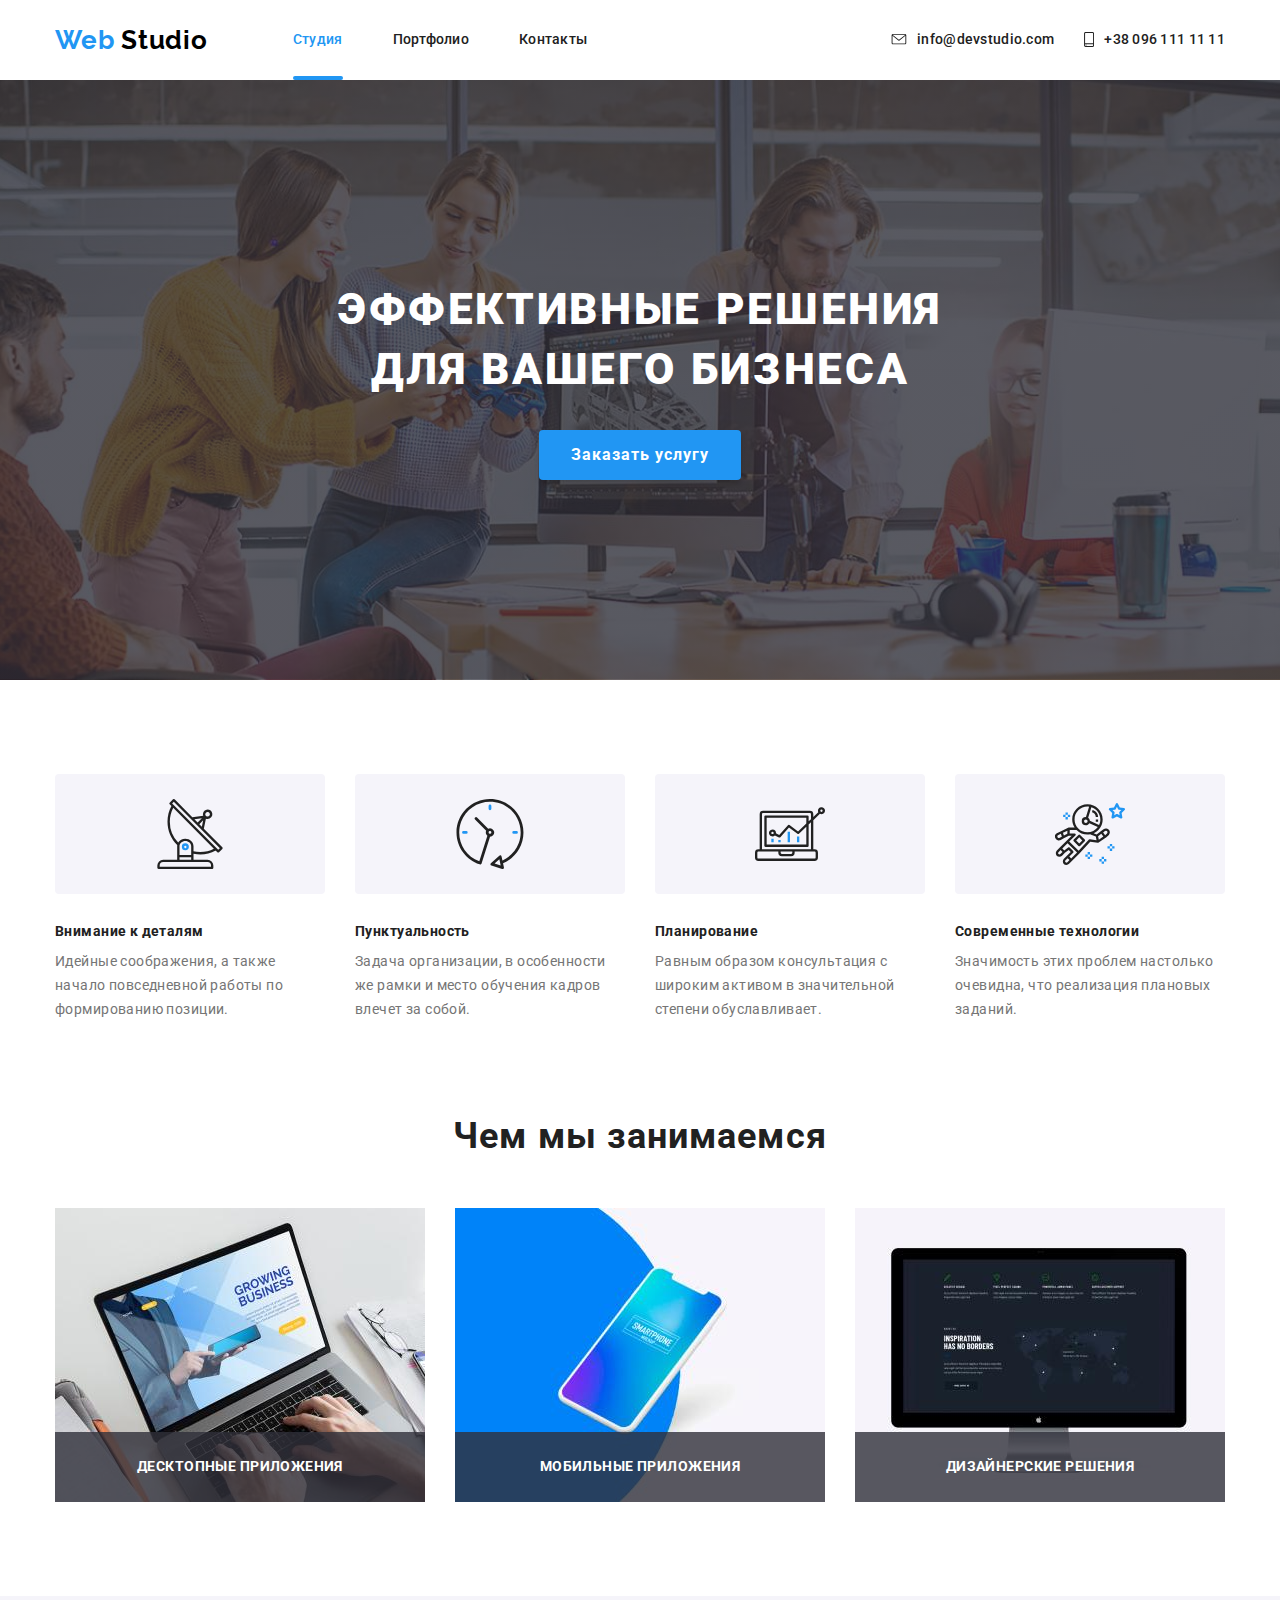
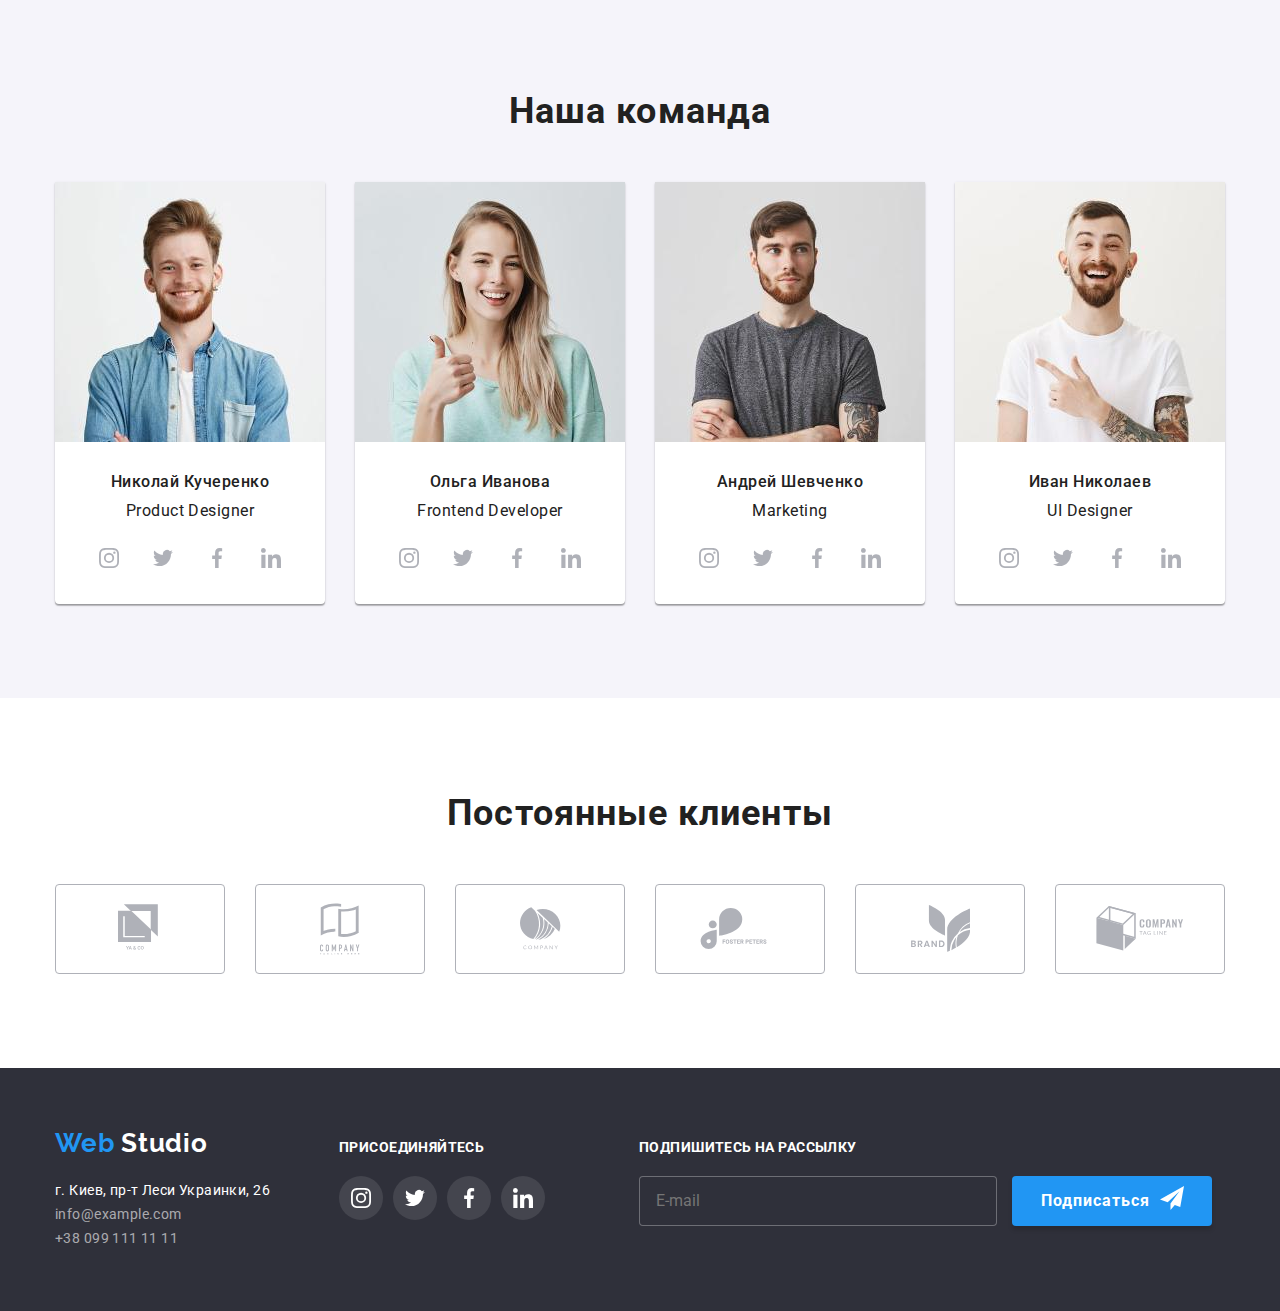
<file: index.html>
<!DOCTYPE html>
<html lang="ru">

  <head>
      <meta charset="UTF-8" />
      <meta name="viewport" content="width=device-width, initial-scale=1.0" />
      <title>Веб Студия</title>
      <link href="https://fonts.googleapis.com/css2?family=Roboto:wght@400;500;700;900&display=swap" rel="stylesheet">
      <link rel="stylesheet" href="./css/main.min.css">
 </head>

    <body>
    <!-- шапка сайта -->
       <header class="header">
        <div class="container">
          <nav class="navigation">
            <a class="logo-link link" href="./index.html">Web <span class="studio-black">Studio</span></a>
            <ul class="novigation-list list">
              <li class="novigation-list-item"><a class="novigation-list-link active link" href="./index.html">Студия</a></li>
              <li class="novigation-list-item"><a class="novigation-list-link link" href="./portfolio.html">Портфолио</a></li>
              <li class="novigation-list-item"><a class="novigation-list-link link" href="">Контакты</a></li>
            </ul>
          </nav>
          
          <address class="header-address">
            <ul class="header-address-list list">
              <li class="header-address-list-item"><a class="header-address-list-link link"
                  href="mailto:info@devstudio.com">
                  <svg class="header-address-list-link-svg">
                    <use href="./images/sprite.svg#mail">
                    </use>
                  </svg>
                  info@devstudio.com</a></li>
              <li class="header-address-list-item"><a class="header-address-list-link link" href="tel:+380961111111">
                <svg class="header-address-list-link-svg tel">
                  <use href="./images/sprite.svg#tel">
                  </use>
                </svg>
                +38 096 111 11 11</a></li>
            </ul>
          </address>
        </div>
      
      </header>
    <main>
      <!-- секция герой -->
        <section class="hero section">
          <h1 class="hero-title">Эффективные решения <br>для вашего бизнеса</h1>
          <button data-modal-open class="hero-btn btn">Заказать услугу</button>
        </section>
      <!-- о нас -->
        <section class="about-us section">
          <div class="container">
            <h2 class="title" hidden>о нас</h2>
            
            <ul class="about-us-list list">
              <li class="about-us-list-item">
                <div class="about-us-list-item-blok">
                  <svg class="about-us-list-item-svg">
                    <use href="./images/sprite.svg#antenna">
                    </use>
                  </svg>
                </div>
                <h3 class="about-us-title">Внимание к деталям</h3>
                <p class="about-us-text">Идейные соображения, а также начало повседневной работы по формированию позиции.</p>
              </li>
            
              <li class="about-us-list-item">
                <div class="about-us-list-item-blok">
                  <svg class="about-us-list-item-svg">
                    <use href="./images/sprite.svg#clock">
                    </use>
                  </svg>
                </div>
                <h3 class="about-us-title">Пунктуальность</h3>
                <p class="about-us-text">Задача организации, в особенности же рамки и место обучения кадров влечет за собой.</p>
              </li>
            
              <li class="about-us-list-item">
                <div class="about-us-list-item-blok">
                  <svg class="about-us-list-item-svg">
                    <use href="./images/sprite.svg#diagram">
                    </use>
                  </svg>
                </div>
                <h3 class="about-us-title">Планирование</h3>
                <p class="about-us-text">Равным образом консультация с широким активом в значительной степени обуславливает.</p>
              </li>
            
              <li class="about-us-list-item">
                <div class="about-us-list-item-blok">
                  <svg class="about-us-list-item-svg">
                    <use href="./images/sprite.svg#astronaut">
                    </use>
                  </svg>
                </div>
                <h3 class="about-us-title">Современные технологии</h3>
                <p class="about-us-text">Значимость этих проблем настолько очевидна, что реализация плановых заданий.</p>
              </li>
            </ul>
          </div>
        </section>
      <!-- чем мы занимаемся -->
        <section class="our-work section">
          <div class="container">
            <h2 class="our-work-title title">Чем мы занимаемся</h2>
            <ul class="our-work-list list">
              <li class="our-work-list-item"><img src="./images/notebook.jpg" alt="человек работает на ноутбуке" width="370" height="294">
                <p class="our-work-text">Десктопные приложения</p>
              </li>
              <li class="our-work-list-item"><img src="./images/smartfon.jpg" alt="смартфон" width="370" height="294">
                <p class="our-work-text">Мобильные приложения</p>
              </li>
              <li class="our-work-list-item"><img src="./images/monitor.jpg" alt="монитор" width="370" height="294">
                <p class="our-work-text">Дизайнерские решения</p>
              </li>
            </ul>
            </div>
            </section>

                <!-- Наша команда -->
      <section class="team section team-section">
        <div class="container">
          <h2 class="team-title title">Наша команда</h2>
          <ul class="team-list list">
            <li class="team-list-item"><img class="img" src="./images/team-1.jpg" alt="Улыбающийся мужчина" width="270" height="260">
              <h3 class="team-title-item">Николай Кучеренко</h3>
              <p class="team-text">Product Designer</p>
              <ul class="social-list-link">
                <li class="social-list-item">
                  <a class="social-list-item-link link" href="" aria-label="иконка инстаграма">
                  <svg class="social-list-item-svg">
                    <use href="./images/sprite.svg#instagram">
                    </use>
                  </svg>
                  </a>
                </li>
                <li class="social-list-item">
                  <a class="social-list-item-link link" href="" aria-label="иконка твитера">
                  <svg class="social-list-item-svg">
                    <use href="./images/sprite.svg#twitter">
                    </use>
                  </svg>
                  </a>
                </li>
                <li class="social-list-item">
                  <a class="social-list-item-link link" href="" aria-label="иконка фейсбука">
                  <svg class="social-list-item-svg">
                    <use href="./images/sprite.svg#facebook">
                    </use>
                  </svg>
                  </a>
                </li>
                <li class="social-list-item">
                  <a class="social-list-item-link link" href="" aria-label="иконка ликедина">
                  <svg class="social-list-item-svg">
                    <use href="./images/sprite.svg#linkedin">
                    </use>
                  </svg>
                  </a>
                </li>
              </ul>
            </li>
          
            <li class="team-list-item"><img class="img" src="./images/team-2.jpg" alt="Улыбающаяся девушка" width="270" height="260">
              <h3 class="team-title-item">Ольга Иванова</h3>
              <p class="team-text">Frontend Developer</p>
              <ul class="social-list-link">
                <li class="social-list-item">
                  <a class="social-list-item-link link" href="" aria-label="иконка инстаграма">
                    <svg class="social-list-item-svg">
                      <use href="./images/sprite.svg#instagram">
                      </use>
                    </svg>
                  </a>
                </li>
                <li class="social-list-item">
                  <a class="social-list-item-link link" href="" aria-label="иконка твитера">
                    <svg class="social-list-item-svg">
                      <use href="./images/sprite.svg#twitter">
                      </use>
                    </svg>
                  </a>
                </li>
                <li class="social-list-item">
                  <a class="social-list-item-link link" href="" aria-label="иконка фейсбука">
                    <svg class="social-list-item-svg">
                      <use href="./images/sprite.svg#facebook">
                      </use>
                    </svg>
                  </a>
                </li>
                <li class="social-list-item">
                  <a class="social-list-item-link link" href="" aria-label="иконка ликедина">
                    <svg class="social-list-item-svg">
                      <use href="./images/sprite.svg#linkedin">
                      </use>
                    </svg>
                  </a>
                </li>
              </ul>
            </li>
          
            <li class="team-list-item"><img class="img" src="./images/team-3.jpg" alt="Парень с хитрым взглядом" width="270" height="260">
              <h3 class="team-title-item">Андрей Шевченко</h3>
              <p class="team-text">Marketing</p>
              <ul class="social-list-link">
                <li class="social-list-item">
                  <a class="social-list-item-link link" href="" aria-label="иконка инстаграма">
                    <svg class="social-list-item-svg">
                      <use href="./images/sprite.svg#instagram">
                      </use>
                    </svg>
                  </a>
                </li>
                <li class="social-list-item">
                  <a class="social-list-item-link link" href="" aria-label="иконка твитера">
                    <svg class="social-list-item-svg">
                      <use href="./images/sprite.svg#twitter">
                      </use>
                    </svg>
                  </a>
                </li>
                <li class="social-list-item">
                  <a class="social-list-item-link link" href="" aria-label="иконка фейсбука">
                    <svg class="social-list-item-svg">
                      <use href="./images/sprite.svg#facebook">
                      </use>
                    </svg>
                  </a>
                </li>
                <li class="social-list-item">
                  <a class="social-list-item-link link" href="" aria-label="иконка ликедина">
                    <svg class="social-list-item-svg">
                      <use href="./images/sprite.svg#linkedin">
                      </use>
                    </svg>
                  </a>
                </li>
              </ul>
            </li>
          
            <li class="team-list-item"><img class="img" src="./images/team-4.jpg" alt="смеющийся парень" width="270" height="260">
              <h3 class="team-title-item">Иван Николаев</h3>
              <p class="team-text">UI Designer</p>
              <ul class="social-list-link">
                <li class="social-list-item">
                  <a class="social-list-item-link link" href="" aria-label="иконка инстаграма">
                    <svg class="social-list-item-svg">
                      <use href="./images/sprite.svg#instagram">
                      </use>
                    </svg>
                  </a>
                </li>
                <li class="social-list-item">
                  <a class="social-list-item-link link" href="" aria-label="иконка твитера">
                    <svg class="social-list-item-svg">
                      <use href="./images/sprite.svg#twitter">
                      </use>
                    </svg>
                  </a>
                </li>
                <li class="social-list-item">
                  <a class="social-list-item-link link" href="" aria-label="иконка фейсбука">
                    <svg class="social-list-item-svg">
                      <use href="./images/sprite.svg#facebook">
                      </use>
                    </svg>
                  </a>
                </li>
                <li class="social-list-item">
                  <a class="social-list-item-link link" href="" aria-label="иконка ликедина">
                    <svg class="social-list-item-svg">
                      <use href="./images/sprite.svg#linkedin">
                      </use>
                    </svg>
                  </a>
                </li>
              </ul>
            </li>
          
          </ul>
        </div>
      </section>
      <!-- Постоянные клиенты -->
      <section class="section-clients section">
        <div class="container">
          <h2 class="clients-title title">Постоянные клиенты</h2>
          <ul class="clients-list list">
            <li class="clients-list-item">
              <a class="clients-list-item-link link" href="" aria-label="ссылка на клиент 1">
                <svg class="clients-list-item-svg" width="44" height="49">
                  <use href="./images/sprite.svg#logo-1">
                  </use>
                </svg>
              </a>
            </li>
            <li class="clients-list-item">
              <a class="clients-list-item-link link" href="" aria-label="ссылка на клиент 2">
                <svg class="clients-list-item-svg" width="40" height="52">
                  <use href="./images/sprite.svg#logo-2">
                  </use>
                </svg>
              </a>
            </li>
            <li class="clients-list-item">
              <a class="clients-list-item-link link" href="" aria-label="ссылка на клиент 3">
                <svg class="clients-list-item-svg" width="41" height="43">
                  <use href="./images/sprite.svg#logo-3">
                  </use>
                </svg>
              </a>
            </li>
            <li class="clients-list-item">
              <a class="clients-list-item-link link" href="" aria-label="ссылка на клиент 4">
                <svg class="clients-list-item-svg" width="80" height="42">
                  <use href="./images/sprite.svg#logo-4">
                  </use>
                </svg>
              </a>
            </li>
            <li class="clients-list-item">
              <a class="clients-list-item-link link" href="" aria-label="ссылка на клиент 5">
                <svg class="clients-list-item-svg" width="59" height="47">
                  <use href="./images/sprite.svg#logo-5">
                  </use>
                </svg>
              </a>
            </li>
            <li class="clients-list-item">
              <a class="clients-list-item-link link" href="" aria-label="ссылка на клиент 6">
                <svg class="clients-list-item-svg" width="88" height="45">
                  <use href="./images/sprite.svg#logo-6">
                  </use>
                </svg>
              </a>
            </li>
          </ul>
        </div>
      </section>

    </main>
    <!-- Подвал -->
    <footer class="footer">
      <div class="footer-container container">
        <div class="footer-block-address">
          <a class="logo-link link" href="./index.html">Web <span class="studio-white">Studio</span></a>
          <ul class="list">
            <li>
              <address class="footer-address address">
                г. Киев, пр-т Леси Украинки, 26
              </address>
            </li>
            <li>
              <address class="address">
                <a class="footer-address-list-link link" href="mailto:info@example.com">info@example.com</a>
              </address>
            </li>
            <li>
              <address class="address">
                <a class="footer-address-list-link link" href="tel:+380961111111">+38 099 111 11 11</a>
              </address>
            </li>
          </ul>
        </div>
        <div class="footer-block-join">
          <b class="footer-join">присоединяйтесь</b>
             <ul class="social-list-link">
                <li class="social-list-item">
                  <a class="social-list-item-link link" href="" aria-label="иконка инстаграма">
                    <svg class="social-list-item-svg">
                      <use href="./images/sprite.svg#instagram">
                      </use>
                    </svg>
                  </a>
                </li>
                <li class="social-list-item">
                  <a class="social-list-item-link link" href="" aria-label="иконка твитера">
                    <svg class="social-list-item-svg">
                      <use href="./images/sprite.svg#twitter">
                      </use>
                    </svg>
                  </a>
                </li>
                <li class="social-list-item">
                  <a class="social-list-item-link link" href="" aria-label="иконка фейсбука">
                    <svg class="social-list-item-svg">
                      <use href="./images/sprite.svg#facebook">
                      </use>
                    </svg>
                  </a>
                </li>
                <li class="social-list-item">
                  <a class="social-list-item-link link" href="" aria-label="иконка ликедина">
                    <svg class="social-list-item-svg">
                      <use href="./images/sprite.svg#linkedin">
                      </use>
                    </svg>
                  </a>
                </li>
              </ul>
        </div>
        <!-- Форма -->
        <div class="footer-block-forma">
          <b class="footer-forma">Подпишитесь на рассылку
          </b>
          
          <form action="#" class="footer-forma-btn">
            <label for="email"></label>
              <input type="email" name="email" id="email" class="form-email" placeholder="E-mail"/>
              <button class="footer-btn btn"> Подписаться
                <svg class="footer-send">
                  <use href="./images/sprite.svg#icon-send">
                  </use>
                </svg>
              </button>
          </form>
      </div>
      </div>
    </footer>
    <!-- Модальное окно -->
    <div data-modal class="backdrop is-hidden">
      <form action="#" class="modal-form">
        <button data-modal-close class="madal-close-btn" type="button">
          <svg class="madal-close-btn-svg">
            <use href="./images/sprite.svg#close">
            </use>
          </svg>
        </button>
        <h2 class="title modal-form-title">Оставьте свои данные, мы вам перезвоним</h2>
        <div class="modal-form-input-wrapper">
          <input type="text" name="user-mame" id="user-modal-name" class="modal-form-input" placeholder=" " required>
          <label class="modal-form-label" for="user-modal-name">Имя</label>
          <svg class="modal-form-input-svg">
            <use href="./images/sprite.svg#person">
            </use>
          </svg>
        </div>
        <div class="modal-form-input-wrapper">
          <input type="tel" name="user-tel" id="user-modal-tel" class="modal-form-input" placeholder=" " required>
          <label class="modal-form-label" for="user-modal-tel">Телефон</label>
          <svg class="modal-form-input-svg">
            <use href="./images/sprite.svg#phone">
            </use>
          </svg>
        </div>
        <div class="modal-form-input-wrapper">
          <input type="email" name="user-email" id="user-modal-email" class="modal-form-input" placeholder=" " required>
          <label class="modal-form-label" for="user-modal-email">Почта</label>
          <svg class="modal-form-input-svg">
            <use href="./images/sprite.svg#email">
            </use>
          </svg>
        </div>
        <textarea name="user-message" class="modal-form-message" placeholder="Комментарий"></textarea>
        <label class="madal-form-option-label">
        <input class="modal-form-checkbox" type="checkbox" name="policy" value="accept-policy">
        <span class="modal-form-custom-checkbox">
          <svg class="modal-form-custom-checkbox-svg">
            <use href="./images/sprite.svg#check">
            </use>
          </svg>
        </span>
        <span class="modal-form-option-span">Соглашаюсь с рассылкой и принимаю <a class="modarn-form-policy-link" href="#">Условия договора</a></span>
        </label>
        <button type="submit" class="madal-btn btn">Отправить</button>
      </form>
    </div>
    <script src="./js/modal.js"></script>
  </body>
</html>
</file>
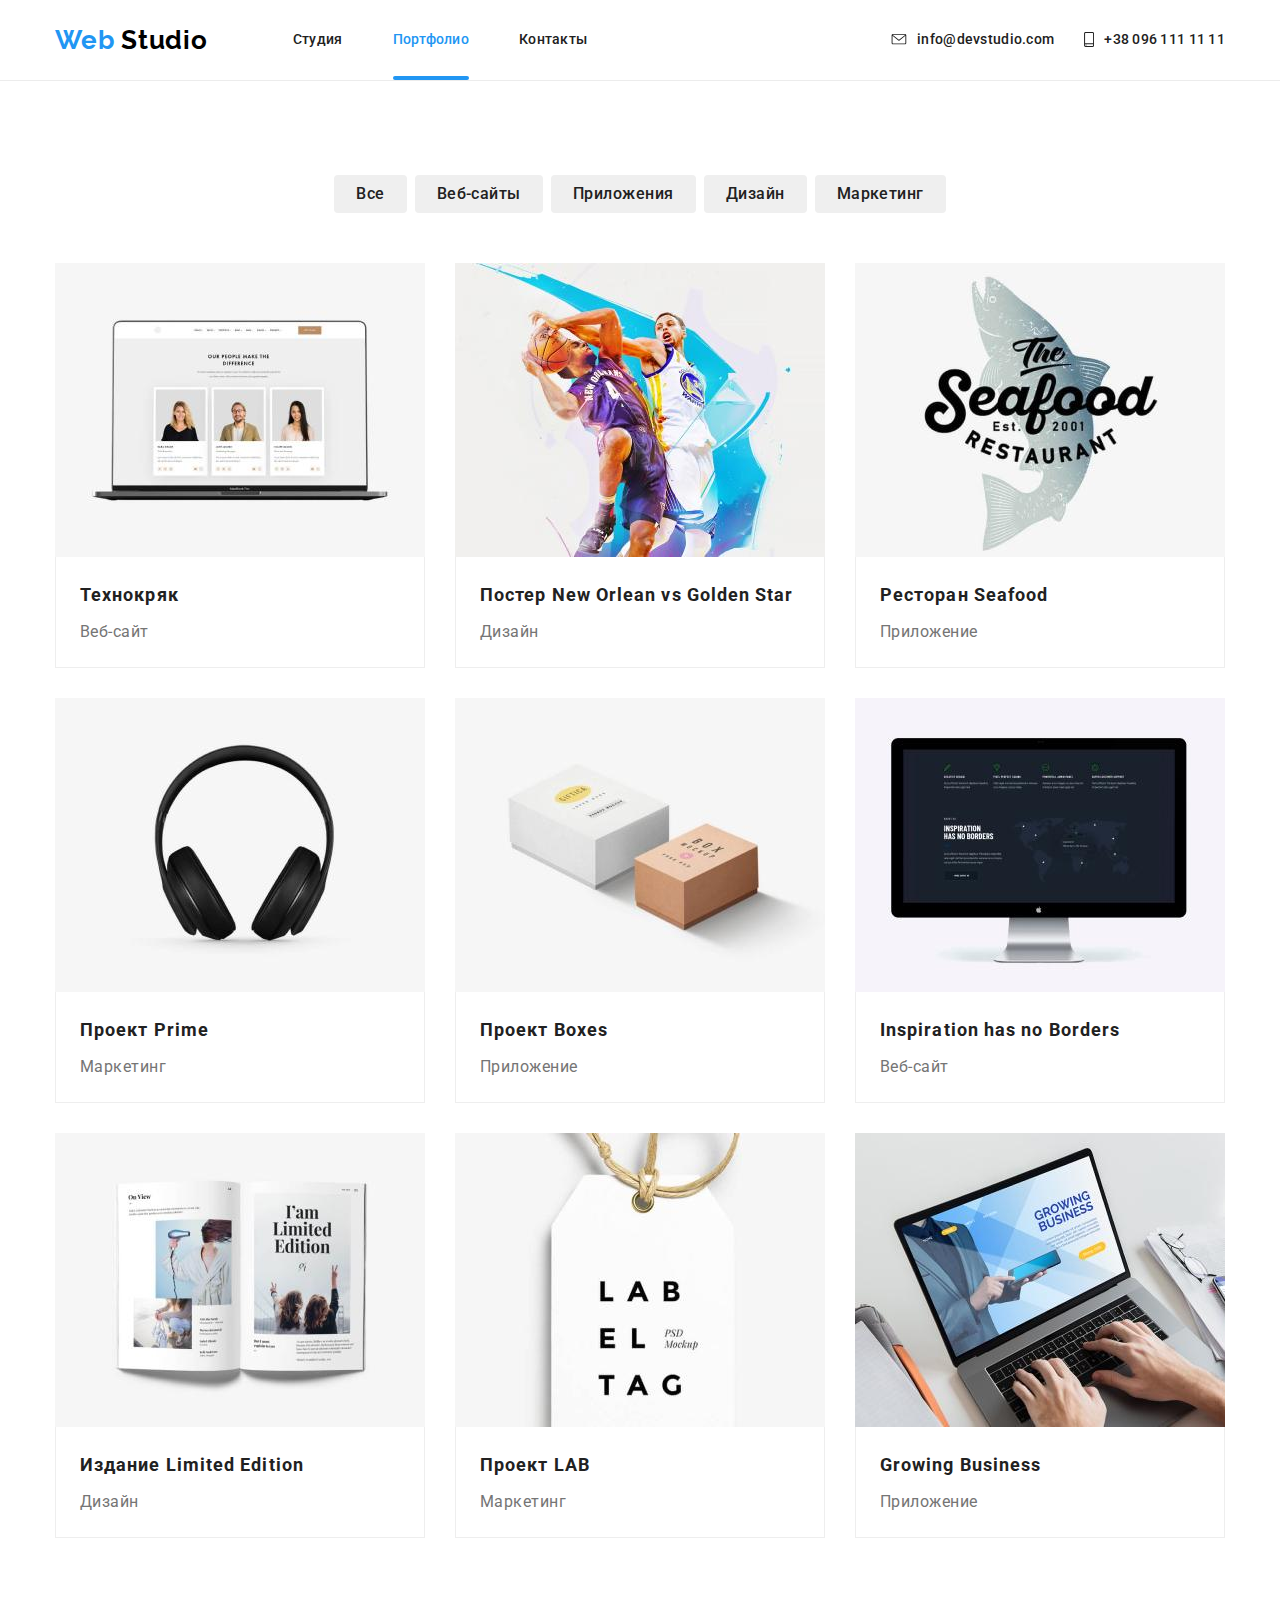
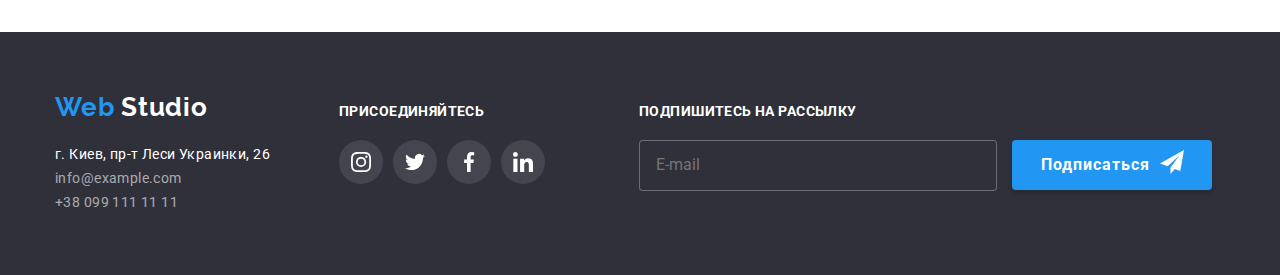
<file: portfolio.html>
<!DOCTYPE html>
<html lang="ru">
    <head>
        <meta charset="UTF-8">
        <meta name="viewport" content="width=device-width, initial-scale=1.0">
        <title>portfolio</title>
            <link href="https://fonts.googleapis.com/css2?family=Raleway:wght@700&family=Roboto:wght@400;500;700;900&display=swap"
        rel="stylesheet">
        <link rel="stylesheet" href="./css/main.min.css">
    </head>
    <body>
        <!-- шапка сайта -->
        <header class="header portfolio">
            <div class="container">
                <nav class="navigation">
                    <a class="logo-link link" href="./index.html">Web <span class="studio-black">Studio</span></a>
                    <ul class="novigation-list list">
                        <li class="novigation-list-item"><a class="novigation-list-link studio link"
                                href="./index.html">Студия</a></li>
                        <li class="novigation-list-item"><a class="novigation-list-link portfolio active link"
                                href="./portfolio.html">Портфолио</a></li>
                        <li class="novigation-list-item"><a class="novigation-list-link contacts link" href="">Контакты</a></li>
                    </ul>
                </nav>
        
                <address class="header-address">
                    <ul class="header-address-list list">
                        <li class="header-address-list-item"><a class="header-address-list-link link"
                                href="mailto:info@devstudio.com">
                                <svg class="header-address-list-link-svg">
                                    <use href="./images/sprite.svg#mail">
                                    </use>
                                </svg>
                                info@devstudio.com</a></li>
                        <li class="header-address-list-item"><a class="header-address-list-link link" href="tel:+380961111111">
                                <svg class="header-address-list-link-svg tel">
                                    <use href="./images/sprite.svg#tel">
                                    </use>
                                </svg>
                                +38 096 111 11 11</a></li>
                    </ul>
                </address>
            </div>
        
        </header>
        <main>
                    <!-- фильтр -->
                    <section class="filter">
                        <div class="container">
                            <h1 hidden>Наши работы</h1>
                            <ul class="filter-list list">
                                <li class="filter-list-item"><button class="filter-btn">
                                        Все
                                    </button></li>
                                <li class="filter-list-item"><button class="filter-btn">
                                        Веб-сайты
                                    </button></li>
                                <li class="filter-list-item"><button class="filter-btn">
                                        Приложения
                                    </button></li>
                                <li class="filter-list-item"><button class="filter-btn">
                                        Дизайн
                                    </button></li>
                                <li class="filter-list-item"><button class="filter-btn">
                                        Маркетинг
                                    </button></li>
                            </ul>
                        </div>
                    </section>
                    <section class="section development">
                        <div class="container">
                            <ul class="development-list list">
                                <li class="development-list-item">
                                    <a class="development-list-link link" href="">
                                        <div class="development-list-img-block">
                                            <img class="development-list-img" src="./images/portfolio/project-1.jpg" alt="">
                                            <div class="overlay">
                                            <p class="description-text">
                                                Технокряк это современная площадка распространения коронавируса. Компании используют эту платформу для
                                                цифрового
                                                шпионажа и атак на защищённые сервера конкурентов.
                                            </p>
                                            </div>
                                        </div>
                                        <div class="project-block">
                                            <h2 class="project">Технокряк</h2>
                                            <p class="description">
                                                Веб-сайт
                                            </p>
                                        </div>
                                    </a>
                                </li>
                                <li class="development-list-item">
                                    <a class="development-list-link link" href="">
                                        <div class="development-list-img-block">
                                            <img class="development-list-img" src="./images/portfolio/project-2.jpg" alt="">
                                            <div class="overlay">
                                                <p class="description-text">
                                                    Основные изменения в новой версии программы: исправлены старые баги, добавлены новые.
                                                </p>
                                            </div>
                                        </div>
                                        <div class="project-block">
                                            <h2 class="project">Постер New Orlean vs Golden Star</h2>
                                            <p class="description">
                                                Дизайн
                                            </p>
                                        </div>
                                    </a>
                                </li>
                                <li class="development-list-item">
                                    <a class="development-list-link link" href="">
                                        <div class="development-list-img-block">
                                            <img class="development-list-img" src="./images/portfolio/project-3.jpg" alt="">
                                            <div class="overlay">
                                                <p class="description-text">
                                                    Существует два вида языков программирования: одни – все ругают, другими не пользуются.
                                                </p>
                                            </div>
                                        </div>
                                        <div class="project-block">
                                            <h2 class="project">Ресторан Seafood</h2>
                                            <p class="description">
                                                Приложение
                                            </p>
                                        </div>
                                    </a>
                                </li>
                                <li class="development-list-item">
                                    <a class="development-list-link link" href="">
                                        <div class="development-list-img-block">
                                            <img class="development-list-img" src="./images/portfolio/project-4.jpg" alt="">
                                            <div class="overlay">
                                                <p class="description-text">
                                                    Особенности разработки любого программного продукта: катастрофически не хватает времени на то, чтобы избавиться от
                                                    багов, зато времени на то, чтобы сделать их еще больше, всегда хватает.
                                                </p>
                                            </div>
                                        </div>
                                        <div class="project-block">
                                            <h2 class="project">Проект Prime</h2>
                                            <p class="description">
                                                Маркетинг
                                            </p>
                                        </div>
                                        
                                    </a>
                                </li>
                                <li class="development-list-item">
                                    <a class="development-list-link link" href="">
                                        <div class="development-list-img-block">
                                            <img class="development-list-img" src="./images/portfolio/project-5.jpg" alt="">
                                            <div class="overlay">
                                                <p class="description-text">
                                                    Программирование состоит на 10% из строгой науки, на 20% из смекалки и вдохновения, и на 70% из попыток совместить
                                                    первое со вторым.
                                                </p>
                                            </div>
                                        </div>
                                        <div class="project-block">
                                            <h2 class="project">Проект Boxes</h2>
                                            <p class="description">
                                                Приложение
                                            </p>
                                        </div>
                                    </a>
                                </li>
                                <li class="development-list-item">
                                    <a class="development-list-link link" href="">
                                        <div class="development-list-img-block">
                                            <img class="development-list-img" src="./images/portfolio/project-6.jpg" alt="">
                                            <div class="overlay">
                                                <p class="description-text">
                                                    Если вы посмотрите на код, который вы писали более полугода назад, то, скорей всего, вам покажется, что автор – кто-то
                                                    другой.
                                                </p>
                                            </div>
                                        </div>
                                        <div class="project-block">
                                            <h2 class="project">Inspiration has no Borders</h2>
                                            <p class="description">
                                                Веб-сайт
                                            </p>
                                        </div>
                                    </a>
                                </li>
                                <li class="development-list-item">
                                    <a class="development-list-link link" href="">
                                        <div class="development-list-img-block">
                                            <img class="development-list-img" src="./images/portfolio/project-7.jpg" alt="">
                                            <div class="overlay">
                                                <p class="description-text">
                                                    Никогда не пишите на пределе своих талантов! Помните: отладка – всегда в два раза сложнее написания кода. И если вы
                                                    напишете настолько умно, насколько способны, отладить его вы уже не сумеете.
                                                </p>
                                            </div>
                                        </div>
                                        <div class="project-block">
                                            <h2 class="project">Издание Limited Edition</h2>
                                            <p class="description">
                                                Дизайн
                                            </p>
                                        </div>
                                    </a>
                                </li>
                                <li class="development-list-item">
                                    <a class="development-list-link link" href="">
                                        <div class="development-list-img-block">
                                            <img class="development-list-img" src="./images/portfolio/project-8.jpg" alt="">
                                            <div class="overlay">
                                                <p class="description-text">
                                                    Задумайтесь, какое количество психических сил затрачено программистами на попытки понять фундаментальное различие между
                                                    программой и алгоритмом!
                                                </p>
                                            </div>
                                        </div>
                                        <div class="project-block">
                                            <h2 class="project">Проект LAB</h2>
                                            <p class="description">
                                                Маркетинг
                                            </p>
                                        </div>
                                    </a>
                                </li>
                                <li class="development-list-item">
                                    <a class="development-list-link link" href="">
                                        <div class="development-list-img-block">
                                            <img class="development-list-img" src="./images/portfolio/project-9.jpg" alt="">
                                            <div class="overlay">
                                                <p class="description-text">
                                                    "Приложение "Дверь" совершило недопустимую операцию и будет закрыто. Вы не можете открыть дверь, потому, что произошла
                                                    ошибка входа-выхода."
                                                </p>
                                            </div>
                                        </div>
                                        <div class="project-block">
                                            <h2 class="project">Growing Business</h2>
                                            <p class="description">
                                                Приложение
                                            </p>
                                        </div>
                                    </a>
                                </li>
                            </ul>
                        </div>
                    </section>

        </main>
                    <!-- Подвал -->
<footer class="footer">
    <div class="footer-container container">
        <div class="footer-block-address">
            <a class="logo-link link" href="./index.html">Web <span class="studio-white">Studio</span></a>
            <ul class="list">
                <li>
                    <address class="footer-address address">
                        г. Киев, пр-т Леси Украинки, 26
                    </address>
                </li>
                <li>
                    <address class="address">
                        <a class="footer-address-list-link link" href="mailto:info@example.com">info@example.com</a>
                    </address>
                </li>
                <li>
                    <address class="address">
                        <a class="footer-address-list-link link" href="tel:+380961111111">+38 099 111 11 11</a>
                    </address>
                </li>
            </ul>
        </div>
        <div class="footer-block-join">
            <b class="footer-join">присоединяйтесь</b>
            <ul class="social-list-link">
                <li class="social-list-item">
                    <a class="social-list-item-link link" href="" aria-label="иконка инстаграма">
                        <svg class="social-list-item-svg">
                            <use href="./images/sprite.svg#instagram">
                            </use>
                        </svg>
                    </a>
                </li>
                <li class="social-list-item">
                    <a class="social-list-item-link link" href="" aria-label="иконка твитера">
                        <svg class="social-list-item-svg">
                            <use href="./images/sprite.svg#twitter">
                            </use>
                        </svg>
                    </a>
                </li>
                <li class="social-list-item">
                    <a class="social-list-item-link link" href="" aria-label="иконка фейсбука">
                        <svg class="social-list-item-svg">
                            <use href="./images/sprite.svg#facebook">
                            </use>
                        </svg>
                    </a>
                </li>
                <li class="social-list-item">
                    <a class="social-list-item-link link" href="" aria-label="иконка ликедина">
                        <svg class="social-list-item-svg">
                            <use href="./images/sprite.svg#linkedin">
                            </use>
                        </svg>
                    </a>
                </li>
            </ul>
        </div>
        <!-- Форма -->
        <div class="footer-block-forma">
            <b class="footer-forma">Подпишитесь на рассылку
            </b>

            <form action="#" class="footer-forma-btn">
                <label for="email"></label>
                <input type="email" name="email" id="email" class="form-email" placeholder="E-mail" />
                <button class="footer-btn btn"> Подписаться
                    <svg class="footer-send">
                        <use href="./images/sprite.svg#icon-send">
                        </use>
                    </svg>
                </button>
            </form>
        </div>
    </div>
</footer>
    </body>
</html>
</file>
<file: css/main.min.css>
/*
* Prefixed by https://autoprefixer.github.io
* PostCSS: v7.0.29,
* Autoprefixer: v9.7.6
* Browsers: last 4 version
*/

/*! normalize.css v8.0.1 | MIT License | github.com/necolas/normalize.css */html{line-height:1.15;-webkit-text-size-adjust:100%}body{margin:0}main{display:block}h1{font-size:2em;margin:0.67em 0}hr{-webkit-box-sizing:content-box;box-sizing:content-box;height:0;overflow:visible}pre{font-family:monospace, monospace;font-size:1em}a{background-color:transparent}abbr[title]{border-bottom:none;text-decoration:underline;-webkit-text-decoration:underline dotted;text-decoration:underline dotted}b,strong{font-weight:bolder}code,kbd,samp{font-family:monospace, monospace;font-size:1em}small{font-size:80%}sub,sup{font-size:75%;line-height:0;position:relative;vertical-align:baseline}sub{bottom:-0.25em}sup{top:-0.5em}img{border-style:none}button,input,optgroup,select,textarea{font-family:inherit;font-size:100%;line-height:1.15;margin:0}button,input{overflow:visible}button,select{text-transform:none}button,[type="button"],[type="reset"],[type="submit"]{-webkit-appearance:button}button::-moz-focus-inner,[type="button"]::-moz-focus-inner,[type="reset"]::-moz-focus-inner,[type="submit"]::-moz-focus-inner{border-style:none;padding:0}button:-moz-focusring,[type="button"]:-moz-focusring,[type="reset"]:-moz-focusring,[type="submit"]:-moz-focusring{outline:1px dotted ButtonText}fieldset{padding:0.35em 0.75em 0.625em}legend{-webkit-box-sizing:border-box;box-sizing:border-box;color:inherit;display:table;max-width:100%;padding:0;white-space:normal}progress{vertical-align:baseline}textarea{overflow:auto}[type="checkbox"],[type="radio"]{-webkit-box-sizing:border-box;box-sizing:border-box;padding:0}[type="number"]::-webkit-inner-spin-button,[type="number"]::-webkit-outer-spin-button{height:auto}[type="search"]{-webkit-appearance:textfield;outline-offset:-2px}[type="search"]::-webkit-search-decoration{-webkit-appearance:none}::-webkit-file-upload-button{-webkit-appearance:button;font:inherit}details{display:block}summary{display:list-item}template{display:none}[hidden]{display:none}@font-face{font-family:'Raleway';font-style:normal;font-weight:700;font-display:swap;src:local("Raleway Bold"),local("Raleway-Bold"),url("../fonts/raleway-v16-latin-700.woff2") format("woff2"),url("../fonts/raleway-v16-latin-700.woff") format("woff")}.team-title-item,.team-text{font-size:16px;line-height:1.19;text-align:center;letter-spacing:0.03em;color:#212121}.modal-form-input,.modal-form-message{width:100%;line-height:1.14;border:1px solid rgba(33,33,33,0.2);border-radius:4px;-webkit-transition:border-color 250ms cubic-bezier(0.4, 0, 0.2, 1);-o-transition:border-color 250ms cubic-bezier(0.4, 0, 0.2, 1);transition:border-color 250ms cubic-bezier(0.4, 0, 0.2, 1)}html{-webkit-box-sizing:border-box;box-sizing:border-box}*,*::before,*::after{-webkit-box-sizing:inherit;box-sizing:inherit;margin:0;padding:0}body{background-color:#ffffff;font-family:"Roboto",sans-serif;font-size:14px;color:#757575}.address{font-style:normal}.link{text-decoration:none;display:block}.list{list-style:none;padding:0px}img{display:block}.container{width:1200px;padding-left:15px;padding-right:15px;margin-left:auto;margin-right:auto;-webkit-box-align:center;-ms-flex-align:center;align-items:center}.section{padding-bottom:94px}.backdrop{position:fixed;left:0;top:0;width:100%;height:100%;background:rgba(0,0,0,0.2)}.modal-form{display:-webkit-box;display:-ms-flexbox;display:flex;-webkit-box-orient:vertical;-webkit-box-direction:normal;-ms-flex-direction:column;flex-direction:column;position:absolute;top:50%;left:50%;-webkit-transform:translate(-50%, -50%);-ms-transform:translate(-50%, -50%);transform:translate(-50%, -50%);width:528px;border-radius:4px;padding:40px;background-color:#FFFFFF}.modal-form-input-wrapper{position:relative;margin-bottom:28px}.modal-form-title{font-size:20px;line-height:1.15;margin-bottom:30px}.modal-form-input{height:40px;padding-left:42px}.modal-form-input-svg{position:absolute;top:50%;left:16px;-webkit-transform:translateY(-50%);-ms-transform:translateY(-50%);transform:translateY(-50%);width:18px;height:18px}.modal-form-message{height:120px;padding-top:12px;padding-right:16px;padding-bottom:12px;padding-left:16px;margin-bottom:20px;resize:none}.modal-form-message:focus::-webkit-input-placeholder{color:#2196F3}.modal-form-message:focus::-moz-placeholder{color:#2196F3}.modal-form-message:focus:-ms-input-placeholder{color:#2196F3}.modal-form-message:focus::-ms-input-placeholder{color:#2196F3}.modal-form-message:focus::placeholder{color:#2196F3}.modal-form-input:focus,.modal-form-message:focus,.modal-form-input:not(:placeholder-shown),.modal-form-message:not(:placeholder-shown){outline:none;border-color:#2196F3}.modal-form-label{position:absolute;top:50%;left:42px;-webkit-transform:translateY(-50%);-ms-transform:translateY(-50%);transform:translateY(-50%);-webkit-transition:-webkit-transform 250ms cubic-bezier(0.4, 0, 0.2, 1);transition:-webkit-transform 250ms cubic-bezier(0.4, 0, 0.2, 1);-o-transition:transform 250ms cubic-bezier(0.4, 0, 0.2, 1);transition:transform 250ms cubic-bezier(0.4, 0, 0.2, 1);transition:transform 250ms cubic-bezier(0.4, 0, 0.2, 1), -webkit-transform 250ms cubic-bezier(0.4, 0, 0.2, 1)}.modal-form-input:focus+.modal-form-label,.modal-form-input:not(:placeholder-shown)+.modal-form-label{font-size:12px;line-height:1.17;-webkit-transform:translate(-26px, -38px);-ms-transform:translate(-26px, -38px);transform:translate(-26px, -38px);color:#2196F3}.modal-form-input:focus ~ .modal-form-input-svg{fill:#2196F3}.modarn-form-policy-link{-webkit-text-decoration-line:underline;text-decoration-line:underline}.modal-form-option-span{line-height:1.71}.madal-form-option-label{display:-webkit-box;display:-ms-flexbox;display:flex;-webkit-box-align:center;-ms-flex-align:center;align-items:center;margin-bottom:30px}.modarn-form-policy-link{color:#2196F3}.modal-form-checkbox{position:absolute;width:1px;height:1px;margin:-1px;border:0;padding:0;clip:rect(0 0 0 0);overflow:hidden}.modal-form-custom-checkbox{position:relative;display:inline-block;width:16px;height:15px;margin-right:7px;border:2px solid #212121;border-radius:2px}.modal-form-custom-checkbox-svg{position:absolute;top:50%;left:50%;-webkit-transform:translate(-50%, -50%);-ms-transform:translate(-50%, -50%);transform:translate(-50%, -50%);width:16px;height:15px}.modal-form-checkbox:checked+.modal-form-custom-checkbox{background-color:#2196F3;border:none}.madal-btn{display:block;margin-left:auto;margin-right:auto;padding-right:55px;padding-left:56px;-webkit-transition:background-color 250ms cubic-bezier(0.4, 0, 0.2, 1);-o-transition:background-color 250ms cubic-bezier(0.4, 0, 0.2, 1);transition:background-color 250ms cubic-bezier(0.4, 0, 0.2, 1)}.madal-btn:hover,.madal-btn:focus{background-color:#188CE8}.is-hidden{opacity:0;visibility:hidden;pointer-events:none}.madal-close-btn{position:absolute;top:8px;right:8px;width:30px;height:30px;border-radius:50%;background-color:transparent;border:1px solid rgba(0,0,0,0.1);cursor:pointer;-webkit-transition:color 250ms cubic-bezier(0.4, 0, 0.2, 1);-o-transition:color 250ms cubic-bezier(0.4, 0, 0.2, 1);transition:color 250ms cubic-bezier(0.4, 0, 0.2, 1)}.madal-close-btn:hover,.madal-close-btn:focus{color:#2196F3}.madal-close-btn-svg{position:absolute;width:18px;height:18px;top:50%;left:50%;-webkit-transform:translate(-50%, -50%);-ms-transform:translate(-50%, -50%);transform:translate(-50%, -50%);fill:currentColor}.logo-link{font-family:'Raleway', sans-serif;font-weight:700;font-size:26px;line-height:1.19;letter-spacing:0.03em;margin-right:85px;color:#2196F3}.btn{display:-webkit-inline-box;display:-ms-inline-flexbox;display:inline-flex;font-style:normal;font-weight:700;font-family:"Roboto",sans-serif;font-size:16px;line-height:1.88;background-color:#2196F3;letter-spacing:0.06em;padding-top:10px;padding-bottom:10px;color:#FFFFFF;border:none;border-radius:4px;-webkit-box-shadow:0px 4px 4px rgba(0,0,0,0.15);box-shadow:0px 4px 4px rgba(0,0,0,0.15)}.social-list-link{display:-webkit-box;display:-ms-flexbox;display:flex;-webkit-box-pack:center;-ms-flex-pack:center;justify-content:center}.social-list-item{display:-webkit-box;display:-ms-flexbox;display:flex}.social-list-item:not(:last-child){margin-right:10px}.social-list-item-link{display:-webkit-box;display:-ms-flexbox;display:flex;width:44px;height:44px;color:#AFB1B8;-webkit-box-pack:center;-ms-flex-pack:center;justify-content:center;-webkit-box-align:center;-ms-flex-align:center;align-items:center;border-radius:50%;-webkit-transition:background-color 250ms cubic-bezier(0.4, 0, 0.2, 1),color 250ms cubic-bezier(0.4, 0, 0.2, 1);-o-transition:background-color 250ms cubic-bezier(0.4, 0, 0.2, 1),color 250ms cubic-bezier(0.4, 0, 0.2, 1);transition:background-color 250ms cubic-bezier(0.4, 0, 0.2, 1),color 250ms cubic-bezier(0.4, 0, 0.2, 1)}.social-list-item-link:hover,.social-list-item-link :focus{background-color:#2196F3;color:#ffffff}.social-list-item-svg{width:20px;height:20px;fill:currentColor}.header .container{display:-webkit-box;display:-ms-flexbox;display:flex;-webkit-box-align:center;-ms-flex-align:center;align-items:center;-webkit-box-pack:justify;-ms-flex-pack:justify;justify-content:space-between}.header-address-list{display:-webkit-box;display:-ms-flexbox;display:flex}.header-address-list-item:not(:last-child){margin-right:30px}.navigation{display:-webkit-box;display:-ms-flexbox;display:flex;-webkit-box-align:center;-ms-flex-align:center;align-items:center}.novigation-list{display:-webkit-box;display:-ms-flexbox;display:flex}.novigation-list-link{color:#212121;padding-top:32px;padding-bottom:32px;-webkit-transition:color 250ms cubic-bezier(0.4, 0, 0.2, 1);-o-transition:color 250ms cubic-bezier(0.4, 0, 0.2, 1);transition:color 250ms cubic-bezier(0.4, 0, 0.2, 1)}.novigation-list-link:hover,.novigation-list-link:focus{color:#2196F3}.novigation-list-link.active{padding-bottom:0px}.novigation-list-link.active::after{display:block;content:"";width:100%;height:4px;background-color:#2196F3;border-radius:2px;margin-top:28px}.novigation-list-item:not(:last-child){margin-right:50px}.header.portfolio{border-bottom:1px solid #ECECEC}.studio-black{color:#000000}.header-address-list-link-svg{-ms-flex-item-align:center;-ms-grid-row-align:center;align-self:center;width:16px;height:11px;margin-right:10px;fill:currentColor}.novigation-list-item,.header-address-list-link{font-weight:500;line-height:1.14;letter-spacing:0.02em;color:#212121;-webkit-transition:color 250ms cubic-bezier(0.4, 0, 0.2, 1);-o-transition:color 250ms cubic-bezier(0.4, 0, 0.2, 1);transition:color 250ms cubic-bezier(0.4, 0, 0.2, 1)}.novigation-list-item .active,.header-address-list-link .active{color:#2196F3}.header-address-list-link{display:-webkit-box;display:-ms-flexbox;display:flex;font-style:normal}.header-address-list-link:hover,.header-address-list-link:focus{color:#2196F3}.header-address-list-link .tel{width:10px;height:15px;fill:currentColor}.hero{margin-left:auto;margin-right:auto;text-align:center;background-image:-webkit-gradient(linear, left top, left bottom, from(rgba(47,48,58,0.8)), to(rgba(47,48,58,0.8))),url("../images/hero/bg-hero.jpg");background-image:-o-linear-gradient(rgba(47,48,58,0.8), rgba(47,48,58,0.8)),url("../images/hero/bg-hero.jpg");background-image:linear-gradient(rgba(47,48,58,0.8), rgba(47,48,58,0.8)),url("../images/hero/bg-hero.jpg");background-repeat:no-repeat;max-width:1600px;background-position:50% 50%;margin-bottom:94px;padding-bottom:200px}.hero-title{margin:0px;margin-bottom:30px;font-style:normal;font-weight:900;font-size:44px;line-height:1.36;letter-spacing:0.06em;text-transform:uppercase;padding-top:200px;color:#FFFFFF}.hero-btn{padding-right:32px;padding-left:32px;-webkit-transition:background-color 250ms cubic-bezier(0.4, 0, 0.2, 1);-o-transition:background-color 250ms cubic-bezier(0.4, 0, 0.2, 1);transition:background-color 250ms cubic-bezier(0.4, 0, 0.2, 1)}.hero-btn:hover,.hero-btn :focus{background:#188CE8;-webkit-box-shadow:0px 4px 4px rgba(0,0,0,0.15);box-shadow:0px 4px 4px rgba(0,0,0,0.15)}.about-us .list{display:-webkit-box;display:-ms-flexbox;display:flex}.about-us-list-item-blok{display:-webkit-box;display:-ms-flexbox;display:flex;width:270px;height:120px;background-color:#F5F4FA;border-radius:4px;margin-bottom:30px}.about-us-list-item-svg{width:70px;height:70px;-ms-flex-item-align:center;-ms-grid-row-align:center;align-self:center;margin-left:auto;margin-right:auto}.about-us-list-item:not(:last-child){margin-right:30px}.title{font-weight:700;font-size:36px;line-height:1.17;text-align:center;letter-spacing:0.03em;color:#212121}.about-us-title{font-weight:700;font-size:14px;line-height:1.14;letter-spacing:0.03em;margin-bottom:10px;color:#212121}.about-us-text{font-weight:400;line-height:1.71;letter-spacing:0.03em}.our-work-title{margin-bottom:50px}.our-work-list{display:-webkit-box;display:-ms-flexbox;display:flex}.our-work-list-item{position:relative}.our-work-list-item:not(:last-child){margin-right:30px}.our-work-text{position:absolute;width:100%;left:0;bottom:0;font-weight:700;font-size:14px;line-height:1.14;text-align:center;letter-spacing:0.03em;text-transform:uppercase;color:#FFFFFF;padding-top:27px;padding-bottom:27px;background:rgba(47,48,58,0.8)}.team-list{display:-webkit-box;display:-ms-flexbox;display:flex}.team-section{background-color:#F5F4FA}.img{margin-bottom:30px}.team-list-item{background-color:#ffffff;border-radius:0px 0px 4px 4px;-webkit-box-shadow:0px 2px 1px rgba(0,0,0,0.2),0px 1px 1px rgba(0,0,0,0.14),0px 1px 3px rgba(0,0,0,0.12);box-shadow:0px 2px 1px rgba(0,0,0,0.2),0px 1px 1px rgba(0,0,0,0.14),0px 1px 3px rgba(0,0,0,0.12)}.team-list-item:not(:last-child){margin-right:30px}.team-title{padding-top:94px;margin-bottom:50px}.team-title-item{font-weight:500;margin-bottom:10px}.team-text{font-weight:normal;margin-bottom:16px}.team .social-list-link{padding-bottom:24px}.clients-title{padding-top:94px;margin-bottom:50px}.clients-list{display:-webkit-box;display:-ms-flexbox;display:flex;-webkit-box-pack:justify;-ms-flex-pack:justify;justify-content:space-between}.clients-list-item-link{display:-webkit-box;display:-ms-flexbox;display:flex;width:170px;height:90px;-webkit-box-pack:center;-ms-flex-pack:center;justify-content:center;-webkit-box-align:center;-ms-flex-align:center;align-items:center;color:#AFB1B8;border:1px solid #AFB1B8;border-radius:4px;-webkit-transition:color 250ms cubic-bezier(0.4, 0, 0.2, 1),border-color 250ms cubic-bezier(0.4, 0, 0.2, 1);-o-transition:color 250ms cubic-bezier(0.4, 0, 0.2, 1),border-color 250ms cubic-bezier(0.4, 0, 0.2, 1);transition:color 250ms cubic-bezier(0.4, 0, 0.2, 1),border-color 250ms cubic-bezier(0.4, 0, 0.2, 1)}.clients-list-item-link:hover,.clients-list-item-link :focus{color:#2196F3;border-color:#2196F3}.clients-list-item-svg{fill:currentColor}.footer{background:#2F303A}.social-list-item-link{background:rgba(255,255,255,0.1)}.social-list-item-link:hover,.social-list-item-link:focus{background-color:#2196F3}.footer-container{display:-webkit-box;display:-ms-flexbox;display:flex;padding-top:60px;padding-bottom:60px;-webkit-box-align:baseline;-ms-flex-align:baseline;align-items:baseline}.studio-white{color:#ffffff}.footer-block-address{margin-right:69px}.footer-block-address .logo-link{margin-right:0px;margin-bottom:20px}.footer-address{font-weight:400;font-size:14px;line-height:1.71;letter-spacing:0.03em;color:#fff}.footer .social-list-link .social-list-item-svg{fill:#FFFFFF}.social-link-item:not(:last-child){margin-right:10px}.footer-address-list-link{font-weight:400;font-size:14px;line-height:1.71;letter-spacing:0.03em;color:rgba(255,255,255,0.6);-webkit-transition:color 250ms cubic-bezier(0.4, 0, 0.2, 1);-o-transition:color 250ms cubic-bezier(0.4, 0, 0.2, 1);transition:color 250ms cubic-bezier(0.4, 0, 0.2, 1)}.footer-address-list-link:hover,.footer-address-list-link:focus{color:#2196F3}.footer-block-join{margin-right:94px}.footer-join,.footer-forma{display:block;font-weight:700;font-size:14px;line-height:1.14;letter-spacing:0.03em;text-transform:uppercase;color:#fff;margin-bottom:20px}.form-email{font-size:16px;color:rgba(255,255,255,0.6);padding-top:15px;padding-bottom:15px;padding-left:16px;width:358px;margin-right:12px;background-color:#2F303A;border:1px solid rgba(255,255,255,0.3);border-radius:4px}.footer-btn{text-align:center;padding-right:28px;padding-left:29px}.footer-send{width:24px;height:24px;margin-left:10px;fill:#FFFFFF}.filter-list{display:-webkit-box;display:-ms-flexbox;display:flex;padding-top:94px;margin-bottom:50px;-webkit-box-pack:center;-ms-flex-pack:center;justify-content:center}.filter-list-item:not(:last-child){margin-right:8px}.filter-btn{font-weight:500;font-size:16px;line-height:1.63;letter-spacing:0.03em;padding-top:6px;padding-right:22px;padding-bottom:6px;padding-left:22px;border-radius:4px;border:none;color:#212121;-webkit-transition:color 250ms cubic-bezier(0.4, 0, 0.2, 1),background-color 250ms cubic-bezier(0.4, 0, 0.2, 1);-o-transition:color 250ms cubic-bezier(0.4, 0, 0.2, 1),background-color 250ms cubic-bezier(0.4, 0, 0.2, 1);transition:color 250ms cubic-bezier(0.4, 0, 0.2, 1),background-color 250ms cubic-bezier(0.4, 0, 0.2, 1)}.filter-btn:hover{color:#ffffff;background-color:#2196F3;-webkit-box-shadow:0px 2px 2px rgba(0,0,0,0.12),0px 1px 2px rgba(0,0,0,0.08),0px 3px 1px rgba(0,0,0,0.1);box-shadow:0px 2px 2px rgba(0,0,0,0.12),0px 1px 2px rgba(0,0,0,0.08),0px 3px 1px rgba(0,0,0,0.1)}.development-list{display:-webkit-box;display:-ms-flexbox;display:flex;-ms-flex-wrap:wrap;flex-wrap:wrap}.development-list-item:not(:nth-child(3n)){margin-right:30px}.development-list-item:not(:nth-last-child(-n+3)){margin-bottom:30px}.development-list-link{width:370px}.development-list-link:hover,.development-list-link:focus{-webkit-box-shadow:1px 4px 6px rgba(0,0,0,0.16),0px 4px 4px rgba(0,0,0,0.06),0px 1px 1px rgba(0,0,0,0.12);box-shadow:1px 4px 6px rgba(0,0,0,0.16),0px 4px 4px rgba(0,0,0,0.06),0px 1px 1px rgba(0,0,0,0.12)}.development-list-link:hover .overlay,.development-list-link:focus .overlay{-webkit-transform:translateY(-100%);-ms-transform:translateY(-100%);transform:translateY(-100%)}.development-list-img-block{position:relative;overflow:hidden}.project{font-weight:700;font-size:18px;line-height:2;letter-spacing:0.06em;color:#212121;margin-bottom:4px;margin-left:24px}.description{font-weight:400;font-size:16px;line-height:1.88;letter-spacing:0.03em;color:#757575;margin-bottom:20px;margin-left:24px}.project-block{border:1px solid #EEEEEE;border-top:none;padding-top:20px}.overlay{display:-webkit-box;display:-ms-flexbox;display:flex;position:absolute;left:0;top:100%;width:100%;height:100%;background:rgba(33,150,243,0.9);-webkit-transition:-webkit-transform 250ms cubic-bezier(0.4, 0, 0.2, 1);transition:-webkit-transform 250ms cubic-bezier(0.4, 0, 0.2, 1);-o-transition:transform 250ms cubic-bezier(0.4, 0, 0.2, 1);transition:transform 250ms cubic-bezier(0.4, 0, 0.2, 1);transition:transform 250ms cubic-bezier(0.4, 0, 0.2, 1), -webkit-transform 250ms cubic-bezier(0.4, 0, 0.2, 1)}.description-text{display:-webkit-box;display:-ms-flexbox;display:flex;font-weight:400;font-size:18px;line-height:1.56;letter-spacing:0.03em;color:#FFFFFF;padding-left:24px;padding-right:24px;-webkit-box-align:center;-ms-flex-align:center;align-items:center}
</file>
